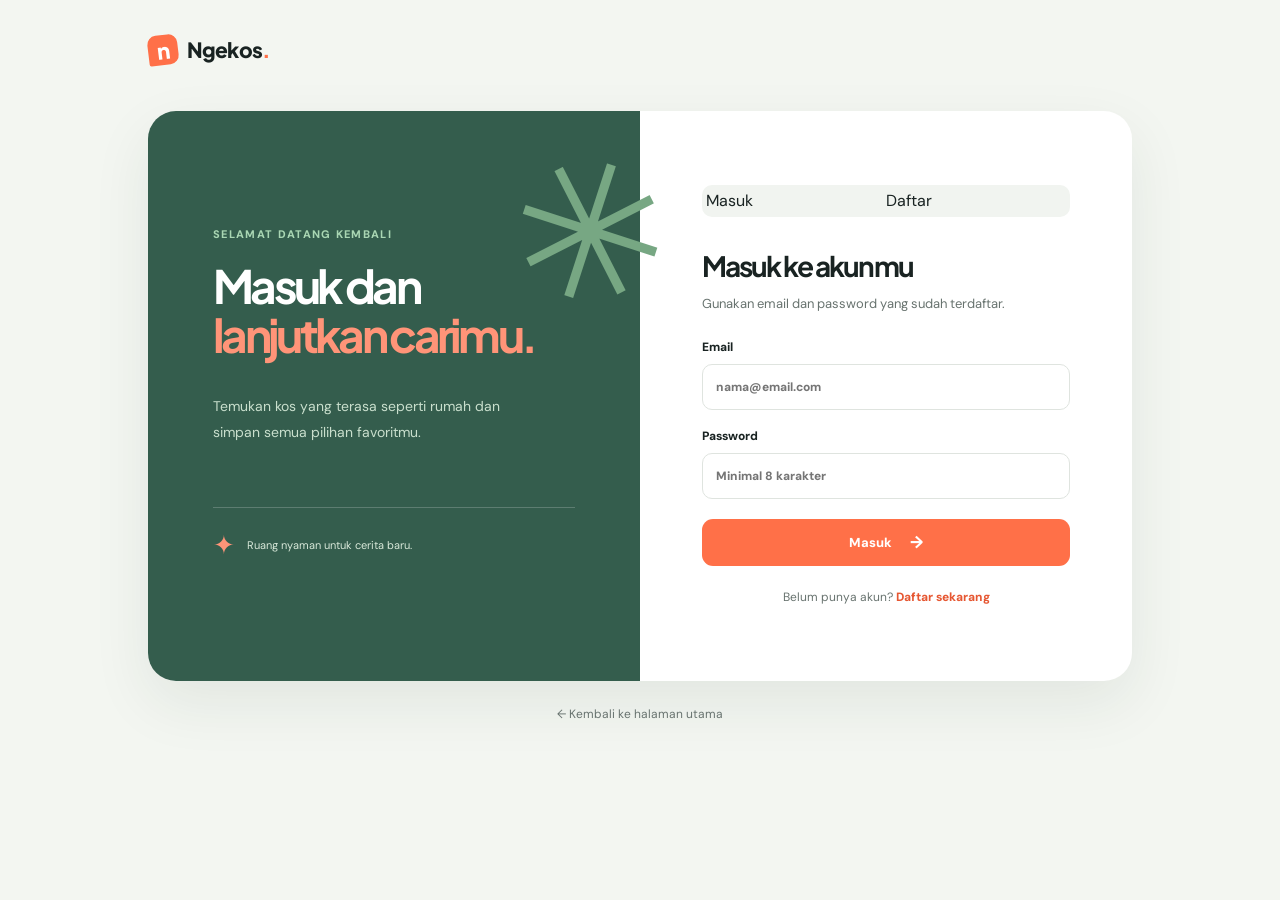
<file: auth.html>
<!doctype html>
<html lang="id"><head><meta charset="UTF-8"><meta name="viewport" content="width=device-width, initial-scale=1.0"><title>Ngekos — Autentikasi</title><link rel="preconnect" href="https://fonts.googleapis.com"><link rel="preconnect" href="https://fonts.gstatic.com" crossorigin><link href="https://fonts.googleapis.com/css2?family=DM+Sans:wght@400;500;600;700&family=Plus+Jakarta+Sans:wght@600;700;800&display=swap" rel="stylesheet"><link rel="stylesheet" href="assets/styles.css"></head><body class="auth-page"><main class="auth-page-shell"><a class="brand auth-brand" href="/" aria-label="Kembali ke Ngekos"><span class="brand-mark">n</span><span>Ngekos<span class="brand-dot">.</span></span></a><section class="auth-card"><div class="auth-card-copy"><span class="section-kicker" id="authKicker"></span><h1 id="authHero"></h1><p id="authDescription"></p><div class="auth-card-note"><span id="authNoteIcon">✦</span><small id="authNote"></small></div></div><div class="auth-form-panel"><div class="auth-switcher"><a id="loginTab" href="/login">Masuk</a><a id="registerTab" href="/register">Daftar</a></div><h2 id="authTitle"></h2><p class="form-intro" id="authIntro"></p><p class="form-error auth-feedback" id="authError" hidden></p><form class="inquiry-form" id="authForm"></form><p class="auth-bottom-link" id="authBottom"></p></div></section><a class="back-home" href="/">← Kembali ke halaman utama</a></main><script src="assets/auth.js" defer></script></body></html>
</file>
<file: assets/styles.css>
:root {
    --ink: #192322;
    --muted: #68736f;
    --line: #e7e9e6;
    --paper: #fbfcf9;
    --sage: #dce9dd;
    --sage-deep: #345d4d;
    --orange: #ff7048;
    --orange-dark: #e65732;
    --lilac: #e6e0f3;
    --cream: #f6ecda;
    --radius-lg: 28px;
    --shadow: 0 22px 60px rgba(30, 47, 40, .08);
}

* { box-sizing: border-box; }
html { scroll-behavior: smooth; }
body { margin: 0; color: var(--ink); background: var(--paper); font-family: 'DM Sans', sans-serif; line-height: 1.5; }
body.modal-open { overflow: hidden; }
button, input, select { font: inherit; }
button, a { -webkit-tap-highlight-color: transparent; }
button { border: 0; cursor: pointer; }
a { color: inherit; text-decoration: none; }
img { display: block; max-width: 100%; }

.page-shell { overflow: hidden; }
.site-header { align-items: center; display: flex; gap: 36px; justify-content: space-between; margin: 0 auto; max-width: 1240px; padding: 24px 28px; }
.brand { align-items: center; display: inline-flex; font-family: 'Plus Jakarta Sans', sans-serif; font-size: 21px; font-weight: 800; gap: 9px; letter-spacing: -.04em; }
.brand-mark { align-items: center; background: var(--orange); border-radius: 9px 9px 9px 2px; color: white; display: inline-flex; font-size: 22px; height: 30px; justify-content: center; line-height: 1; transform: rotate(-7deg); width: 30px; }
.brand-mark::first-letter { transform: rotate(7deg); }
.brand-dot { color: var(--orange); }
.desktop-nav { display: flex; gap: 32px; margin-left: auto; }
.desktop-nav a { color: #737c78; font-size: 14px; font-weight: 600; transition: color .2s ease; }
.desktop-nav a:hover, .desktop-nav a.active { color: var(--ink); }
.header-actions { align-items: center; display: flex; gap: 16px; }
.user-greeting { color: var(--muted); font-size: 12px; font-weight: 700; max-width: 135px; overflow: hidden; text-overflow: ellipsis; white-space: nowrap; }
.text-button { background: transparent; color: var(--ink); font-size: 14px; font-weight: 700; padding: 10px 2px; }
.outline-button { background: transparent; border: 1px solid #ccd4ce; border-radius: 999px; color: var(--ink); font-size: 13px; font-weight: 700; padding: 11px 17px; transition: .2s ease; }
.outline-button:hover { background: var(--ink); border-color: var(--ink); color: white; }
.menu-toggle { background: transparent; display: none; padding: 8px; }
.menu-toggle span { background: var(--ink); display: block; height: 2px; margin: 5px 0; width: 23px; }

main { margin: 0 auto; max-width: 1240px; padding: 0 28px; }
.database-alert { background: #fff2d9; border: 1px solid #f3d39c; border-radius: 12px; color: #77531e; font-size: 12px; line-height: 1.55; margin-top: 18px; padding: 12px 16px; }
.database-alert code { background: rgba(119,83,30,.09); border-radius: 4px; padding: 2px 4px; }
.hero-section { align-items: center; display: grid; gap: 50px; grid-template-columns: .88fr 1.12fr; min-height: 590px; padding: 55px 0 75px; }
.eyebrow, .section-kicker { align-items: center; color: var(--orange-dark); display: inline-flex; font-size: 11px; font-weight: 800; letter-spacing: .12em; text-transform: uppercase; }
.eyebrow-dot { background: var(--orange); border-radius: 50%; height: 7px; margin-right: 9px; width: 7px; }
.hero-copy h1 { font-family: 'Plus Jakarta Sans', sans-serif; font-size: clamp(50px, 6vw, 78px); letter-spacing: -.075em; line-height: .99; margin: 22px 0 26px; }
h1 em, h2 em { color: var(--orange); font-style: normal; }
.hero-copy > p { color: var(--muted); font-size: 16px; line-height: 1.75; margin: 0; max-width: 420px; }
.hero-stats { display: flex; gap: 36px; margin-top: 42px; }
.hero-stats div { display: grid; gap: 3px; }
.hero-stats strong { font-family: 'Plus Jakarta Sans', sans-serif; font-size: 20px; letter-spacing: -.05em; }
.hero-stats span { color: var(--muted); font-size: 11px; }
.hero-visual { min-height: 430px; position: relative; }
.hero-photo { overflow: hidden; position: absolute; }
.hero-photo img { height: 100%; object-fit: cover; width: 100%; }
.photo-main { border-radius: 150px 26px 26px 26px; height: 405px; right: 0; top: 0; transform: rotate(2.4deg); width: 72%; }
.photo-small { border: 8px solid var(--paper); border-radius: 28px 110px 28px 28px; bottom: 0; box-shadow: var(--shadow); height: 190px; left: 7%; transform: rotate(-5deg); width: 42%; }
.floating-card { align-items: center; background: rgba(255,255,255,.94); border-radius: 14px; box-shadow: 0 18px 40px rgba(29, 47, 39, .14); display: flex; gap: 10px; padding: 12px 14px; position: absolute; z-index: 2; }
.floating-card strong, .floating-card small { display: block; }
.floating-card strong { font-size: 12px; }
.floating-card small { color: var(--muted); font-size: 10px; margin-top: 1px; }
.rating-card { left: 4%; top: 18%; }
.verified-card { bottom: 8%; right: 3%; }
.star { color: #f1ad43; font-size: 24px; }
.verified-icon { align-items: center; background: #cfe7d4; border-radius: 50%; color: #28734d; display: flex; font-weight: 800; height: 26px; justify-content: center; width: 26px; }
.scribble { color: var(--orange); font-size: 32px; position: absolute; }
.scribble-one { right: 1%; top: -25px; transform: rotate(14deg); }
.scribble-two { bottom: 15%; left: -3%; transform: rotate(-15deg); }

.search-panel { align-items: center; background: white; border: 1px solid var(--line); border-radius: 22px; box-shadow: 0 18px 40px rgba(27, 44, 35, .05); display: grid; gap: 30px; grid-template-columns: 220px 1fr; padding: 25px 28px; }
.search-heading h2, .section-topline h2 { font-family: 'Plus Jakarta Sans', sans-serif; font-size: 25px; letter-spacing: -.06em; line-height: 1.2; margin: 5px 0 0; }
.search-fields { display: grid; gap: 8px; grid-template-columns: 1.15fr .88fr .98fr auto; }
.search-field { align-items: center; border-right: 1px solid var(--line); display: flex; gap: 12px; min-width: 0; padding: 2px 17px; }
.search-field:first-child { padding-left: 0; }
.field-icon { color: var(--orange); font-size: 22px; }
.search-field small { color: #8a918e; display: block; font-size: 10px; font-weight: 700; letter-spacing: .04em; margin-bottom: 3px; text-transform: uppercase; }
.search-field input, .search-field select { background: transparent; border: 0; color: var(--ink); font-size: 13px; font-weight: 600; outline: none; width: 100%; }
.search-field input::placeholder { color: var(--ink); opacity: 1; }
.search-field select { cursor: pointer; appearance: none; }
.primary-button { align-items: center; background: var(--orange); border-radius: 11px; color: white; display: inline-flex; font-size: 13px; font-weight: 800; gap: 18px; justify-content: center; padding: 14px 18px; transition: background .2s ease, transform .2s ease; }
.primary-button:hover { background: var(--orange-dark); transform: translateY(-2px); }
.primary-button span, .detail-button span, .arrow-link span, .light-button span { font-size: 17px; line-height: 1; }
.search-button { min-width: 135px; }

.listing-section { padding: 105px 0 120px; }
.section-topline { align-items: end; display: flex; justify-content: space-between; margin-bottom: 32px; }
.section-topline h2 { font-size: 34px; margin-top: 8px; }
.hand-underline { border-bottom: 3px solid var(--orange); display: inline-block; height: 8px; transform: rotate(-2deg); width: 72px; }
.results-meta { align-items: center; display: flex; gap: 25px; }
.results-meta > span { color: var(--muted); font-size: 12px; }
.sort-button { background: transparent; color: var(--ink); font-size: 12px; font-weight: 700; }
.sort-button span { color: var(--orange); font-size: 18px; margin-left: 6px; }
.listing-grid { display: grid; gap: 22px; grid-template-columns: repeat(3, 1fr); }
.listing-card { background: #fff; border: 1px solid #e9ece9; border-radius: 20px; overflow: hidden; transition: box-shadow .25s ease, transform .25s ease; }
.listing-card:hover { box-shadow: var(--shadow); transform: translateY(-5px); }
.listing-image-wrap { height: 220px; overflow: hidden; position: relative; }
.listing-image-wrap img { height: 100%; object-fit: cover; transition: transform .5s ease; width: 100%; }
.listing-card:hover .listing-image-wrap img { transform: scale(1.04); }
.listing-tag { background: rgba(255,255,255,.92); border-radius: 99px; color: var(--sage-deep); font-size: 10px; font-weight: 800; left: 14px; letter-spacing: .02em; padding: 7px 10px; position: absolute; top: 14px; }
.favorite-button { align-items: center; background: rgba(255,255,255,.92); border-radius: 50%; color: var(--ink); display: flex; font-size: 21px; height: 36px; justify-content: center; position: absolute; right: 13px; top: 13px; transition: .2s ease; width: 36px; }
.favorite-button:hover, .favorite-button[aria-pressed='true'] { background: var(--orange); color: white; }
.favorite-button[aria-pressed='true'] { font-size: 18px; }
.listing-content { padding: 18px 17px 17px; }
.listing-title-row { align-items: start; display: flex; gap: 10px; justify-content: space-between; }
.listing-title-row h3 { font-family: 'Plus Jakarta Sans', sans-serif; font-size: 16px; letter-spacing: -.04em; line-height: 1.25; margin: 0; }
.rating { color: #5c6560; font-size: 11px; white-space: nowrap; }
.rating span { color: #f0ad42; }
.listing-location { color: var(--muted); font-size: 11px; margin: 7px 0 15px; }
.listing-location span { color: var(--orange); font-size: 15px; margin-right: 4px; }
.feature-list { display: flex; flex-wrap: wrap; gap: 6px; }
.feature-list span { background: #f3f6f2; border-radius: 5px; color: #63706a; font-size: 10px; padding: 5px 7px; }
.listing-footer { align-items: center; border-top: 1px solid var(--line); display: flex; justify-content: space-between; margin-top: 18px; padding-top: 15px; }
.listing-footer strong, .modal-bottom strong { font-family: 'Plus Jakarta Sans', sans-serif; font-size: 15px; letter-spacing: -.04em; }
.listing-footer small, .modal-bottom small { color: var(--muted); font-size: 10px; margin-left: 3px; }
.detail-button { background: transparent; color: var(--orange-dark); font-size: 11px; font-weight: 800; }
.detail-button span { display: inline-block; margin-left: 5px; transition: transform .2s ease; }
.detail-button:hover span { transform: translateX(3px); }
.empty-state { padding: 70px 20px; text-align: center; }
.empty-state > span { color: var(--orange); font-size: 38px; }
.empty-state h3 { font-family: 'Plus Jakarta Sans', sans-serif; margin: 8px 0; }
.empty-state p { color: var(--muted); font-size: 14px; }

.why-section { align-items: center; border-top: 1px solid var(--line); display: grid; gap: 70px; grid-template-columns: .8fr 1.2fr; padding: 100px 0 115px; }
.why-intro h2 { font-family: 'Plus Jakarta Sans', sans-serif; font-size: 39px; letter-spacing: -.07em; line-height: 1.12; margin: 13px 0 22px; }
.why-intro > p { color: var(--muted); font-size: 14px; line-height: 1.8; max-width: 375px; }
.arrow-link { align-items: center; color: var(--orange-dark); display: inline-flex; font-size: 13px; font-weight: 800; gap: 12px; margin-top: 20px; }
.why-cards { display: grid; gap: 13px; grid-template-columns: repeat(3, 1fr); }
.why-card { background: #e4f0e5; border-radius: 20px; min-height: 278px; padding: 22px 20px; position: relative; }
.why-card.accent-card { background: var(--cream); transform: translateY(25px); }
.why-card:last-child { background: var(--lilac); }
.why-number { color: rgba(25, 35, 34, .45); font-size: 11px; font-weight: 800; }
.why-icon { align-items: center; border-radius: 50%; display: flex; font-size: 23px; height: 50px; justify-content: center; margin: 39px 0 19px; width: 50px; }
.why-icon.mint { background: #c8dfcc; color: #487557; }.why-icon.cream { background: #f3d8b2; color: #a46a25; }.why-icon.lilac { background: #d1c6e9; color: #71609a; }
.why-card h3 { font-family: 'Plus Jakarta Sans', sans-serif; font-size: 15px; letter-spacing: -.04em; margin: 0 0 8px; }
.why-card p { color: #68736d; font-size: 11px; line-height: 1.65; margin: 0; }

.partner-banner { align-items: center; background: var(--sage-deep); border-radius: 26px; color: white; display: flex; justify-content: space-between; overflow: hidden; padding: 58px 62px; position: relative; }
.light-kicker { color: #a9d6b3; }.partner-banner h2 { font-family: 'Plus Jakarta Sans', sans-serif; font-size: 36px; letter-spacing: -.07em; line-height: 1.12; margin: 12px 0 15px; }.partner-banner p { color: #c9dfcd; font-size: 13px; margin: 0; max-width: 385px; }
.light-button { background: white; border-radius: 10px; color: var(--sage-deep); font-size: 13px; font-weight: 800; padding: 15px 18px; position: relative; z-index: 1; }.light-button span { margin-left: 12px; }
.banner-sparkle { bottom: -24px; color: #78aa84; font-size: 150px; line-height: 1; position: absolute; right: 31%; transform: rotate(18deg); }
.site-footer { align-items: center; display: flex; gap: 30px; justify-content: space-between; margin: 0 auto; max-width: 1240px; padding: 60px 28px 35px; }.footer-brand { font-size: 17px; }.footer-brand .brand-mark { height: 25px; width: 25px; }.site-footer p, .copyright, .footer-links a { color: var(--muted); font-size: 11px; }.footer-links { display: flex; gap: 22px; }.footer-links a:hover { color: var(--orange-dark); }

.modal-backdrop { align-items: center; background: rgba(20, 31, 27, .62); display: flex; inset: 0; justify-content: center; padding: 20px; position: fixed; z-index: 20; }.modal-backdrop[hidden] { display: none; }
.detail-modal, .inquiry-modal { background: white; border-radius: 25px; box-shadow: 0 30px 80px rgba(0,0,0,.24); max-height: 90vh; max-width: 760px; overflow: auto; position: relative; width: 100%; }.detail-modal { display: grid; grid-template-columns: 42% 58%; }.detail-modal > img { height: 100%; min-height: 430px; object-fit: cover; width: 100%; }.modal-body { padding: 40px 35px; }.modal-body .listing-tag { background: #e5f0e6; color: var(--sage-deep); display: inline-block; position: static; }.modal-body h2, .inquiry-copy h2 { font-family: 'Plus Jakarta Sans', sans-serif; font-size: 30px; letter-spacing: -.07em; line-height: 1.1; margin: 17px 0 5px; }.modal-body > p:not(.listing-location) { color: var(--muted); font-size: 13px; line-height: 1.7; margin: 25px 0; }.modal-bottom { align-items: center; border-top: 1px solid var(--line); display: flex; justify-content: space-between; margin-top: 30px; padding-top: 20px; }.modal-close { align-items: center; background: white; border-radius: 50%; color: var(--ink); display: flex; font-size: 25px; height: 34px; justify-content: center; line-height: 1; position: absolute; right: 15px; top: 15px; width: 34px; z-index: 2; }.inquiry-modal { max-width: 520px; padding: 42px; }.inquiry-copy p { color: var(--muted); font-size: 13px; line-height: 1.7; max-width: 390px; }.inquiry-form { display: grid; gap: 17px; margin-top: 26px; }.inquiry-form label { color: var(--ink); display: grid; font-size: 12px; font-weight: 800; gap: 8px; }.inquiry-form input { border: 1px solid #dfe4df; border-radius: 10px; outline: none; padding: 13px; }.inquiry-form input:focus { border-color: var(--orange); box-shadow: 0 0 0 3px rgba(255,112,72,.12); }.form-error { color: #bd4f3c; font-size: 12px; margin: 0; }.success-message { align-items: flex-start; background: #e5f1e7; border-radius: 14px; color: var(--sage-deep); display: flex; gap: 12px; margin-top: 25px; padding: 15px; }.success-message > span { align-items: center; background: #b9d9be; border-radius: 50%; display: flex; height: 24px; justify-content: center; width: 24px; }.success-message strong { font-size: 13px; }.success-message p { font-size: 12px; line-height: 1.5; margin: 3px 0 0; }
.toast { background: var(--ink); border-radius: 9px; bottom: 22px; color: white; font-size: 12px; left: 50%; opacity: 0; padding: 12px 17px; pointer-events: none; position: fixed; transform: translate(-50%, 20px); transition: .3s ease; z-index: 30; }.toast.visible { opacity: 1; transform: translate(-50%, 0); }
.auth-modal { background: white; border-radius: 25px; box-shadow: 0 30px 80px rgba(0,0,0,.24); max-width: 470px; padding: 32px 38px 36px; position: relative; width: 100%; }
.auth-switcher { background: #f1f4f0; border-radius: 10px; display: grid; grid-template-columns: 1fr 1fr; margin-bottom: 28px; padding: 4px; }
.auth-switcher button { background: transparent; border-radius: 8px; color: var(--muted); font-size: 12px; font-weight: 800; padding: 10px; }
.auth-switcher button.active { background: white; box-shadow: 0 3px 10px rgba(29,47,39,.08); color: var(--ink); }
.auth-panel > p { color: var(--muted); font-size: 13px; line-height: 1.7; margin: 8px 0 0; }
.auth-feedback { margin-top: 20px; }
.success-text { color: var(--sage-deep); font-size: 12px; font-weight: 700; }
.auth-page { background: #f3f6f1; min-height: 100vh; }
.auth-page-shell { margin: 0 auto; max-width: 1040px; padding: 34px 28px 40px; }
.auth-brand { margin-bottom: 45px; }
.auth-card { background: white; border-radius: 28px; box-shadow: var(--shadow); display: grid; grid-template-columns: 1fr 1fr; min-height: 570px; overflow: hidden; }
.auth-card-copy { background: var(--sage-deep); color: white; display: flex; flex-direction: column; justify-content: center; padding: 65px; position: relative; }
.auth-card-copy::after { color: #77a783; content: '✳'; font-size: 190px; line-height: 1; position: absolute; right: -28px; top: 30px; transform: rotate(18deg); }
.auth-card-copy .section-kicker { color: #a9d6b3; position: relative; z-index: 1; }
.auth-card-copy h1 { font-family: 'Plus Jakarta Sans', sans-serif; font-size: 46px; letter-spacing: -.08em; line-height: 1.06; margin: 18px 0 22px; position: relative; z-index: 1; }
.auth-card-copy h1 em { color: #ff9478; }
.auth-card-copy > p { color: #c9dfcd; font-size: 14px; line-height: 1.8; max-width: 330px; position: relative; z-index: 1; }
.auth-card-note { align-items: center; border-top: 1px solid rgba(255,255,255,.2); display: flex; gap: 12px; margin-top: 48px; padding-top: 18px; position: relative; z-index: 1; }.auth-card-note span { color: #ff9478; font-size: 26px; }.auth-card-note small { color: #d9e9da; font-size: 11px; }
.auth-form-panel { align-self: center; padding: 45px 62px; }.auth-form-panel h2 { font-family: 'Plus Jakarta Sans', sans-serif; font-size: 28px; letter-spacing: -.07em; margin: 28px 0 7px; }.form-intro { color: var(--muted); font-size: 13px; margin: 0; }.auth-form-panel .inquiry-form { margin-top: 24px; }.auth-form-panel .primary-button { margin-top: 3px; width: 100%; }.auth-bottom-link { color: var(--muted); font-size: 12px; margin: 22px 0 0; text-align: center; }.auth-bottom-link a { color: var(--orange-dark); font-weight: 800; }.back-home { color: var(--muted); display: block; font-size: 12px; margin-top: 24px; text-align: center; }.back-home:hover { color: var(--orange-dark); }

@media (max-width: 960px) { .desktop-nav { gap: 17px; }.hero-section { gap: 25px; grid-template-columns: 1fr 1fr; }.hero-stats { gap: 18px; }.search-panel { grid-template-columns: 1fr; }.search-fields { grid-template-columns: repeat(3, 1fr); }.search-button { grid-column: 1 / -1; }.why-section { gap: 35px; grid-template-columns: 1fr; }.why-intro > p { max-width: 600px; }.why-cards { max-width: 720px; }.site-footer { flex-wrap: wrap; } }
@media (max-width: 700px) { .site-header { padding: 18px 20px; }.desktop-nav, .header-actions > .text-button, .header-actions > .outline-button { display: none; }.menu-toggle { display: block; }.site-header.menu-open .desktop-nav { background: white; border: 1px solid var(--line); border-radius: 13px; display: grid; gap: 15px; left: 20px; padding: 16px; position: absolute; right: 20px; top: 64px; z-index: 5; }.hero-section { display: flex; flex-direction: column; padding: 40px 0 70px; }.hero-copy { width: 100%; }.hero-copy h1 { font-size: 53px; }.hero-visual { min-height: 350px; width: 100%; }.photo-main { height: 325px; width: 75%; }.photo-small { height: 145px; }.floating-card { padding: 9px 10px; }.rating-card { left: 0; }.verified-card { bottom: 4%; right: 0; }.hero-stats { justify-content: space-between; margin-top: 30px; }.hero-stats strong { font-size: 17px; }.search-panel { padding: 20px; }.search-fields { display: block; }.search-field, .search-field:first-child { border-bottom: 1px solid var(--line); border-right: 0; padding: 13px 0; }.search-button { margin-top: 14px; width: 100%; }.listing-section { padding: 75px 0 80px; }.section-topline { align-items: start; display: block; }.section-topline h2 { font-size: 27px; max-width: 360px; }.results-meta { justify-content: space-between; margin-top: 22px; }.listing-grid { grid-template-columns: 1fr; }.listing-image-wrap { height: 235px; }.why-section { padding: 75px 0 90px; }.why-intro h2 { font-size: 32px; }.why-cards { grid-template-columns: 1fr; }.why-card.accent-card { transform: none; }.why-card { min-height: auto; }.why-icon { margin-top: 27px; }.partner-banner { align-items: start; display: block; padding: 38px 28px; }.partner-banner h2 { font-size: 30px; }.light-button { margin-top: 28px; }.banner-sparkle { right: -12%; }.site-footer { align-items: start; display: grid; gap: 18px; padding: 45px 20px 28px; }.footer-links { flex-wrap: wrap; gap: 12px 20px; }.detail-modal { display: block; }.detail-modal > img { height: 220px; min-height: 0; }.modal-body { padding: 27px 23px 25px; }.modal-body h2, .inquiry-copy h2 { font-size: 25px; }.inquiry-modal { padding: 35px 23px 25px; } }

/* ===== Kontak, ulasan, dan dashboard pemilik ===== */
a.outline-button, a.light-button, a.primary-button { text-decoration: none; }
.modal-actions { align-items: center; display: flex; flex-wrap: wrap; gap: 10px; justify-content: flex-end; }
.modal-actions .primary-button[aria-disabled="true"] { opacity: .6; pointer-events: none; }
.modal-actions .primary-button { gap: 10px; padding: 12px 16px; }
.rating small { color: var(--muted); font-weight: 500; }
.rating-new { background: var(--sage); border-radius: 999px; color: var(--sage-deep); font-size: 11px; font-weight: 800; padding: 3px 9px; }
.detail-modal { grid-template-columns: 42% 58%; }
.modal-body { min-width: 0; }
.reviews-section { border-top: 1px solid var(--line); margin-top: 26px; padding-top: 22px; }
.reviews-head { align-items: baseline; display: flex; justify-content: space-between; }
.reviews-head h3 { font-family: 'Plus Jakarta Sans', sans-serif; font-size: 17px; margin: 0; }
.reviews-head span { color: var(--muted); font-size: 12px; font-weight: 700; }
.reviews-login, .reviews-empty { color: var(--muted); font-size: 12px; margin: 14px 0; }
.reviews-login a { color: var(--orange-dark); font-weight: 800; }
.review-form { display: grid; gap: 10px; margin: 14px 0; }
.review-form textarea, .inquiry-form textarea, .inquiry-form select { border: 1px solid #dfe4df; border-radius: 10px; font: inherit; outline: none; padding: 12px; resize: vertical; }
.review-form textarea:focus, .inquiry-form textarea:focus, .inquiry-form select:focus { border-color: var(--orange); box-shadow: 0 0 0 3px rgba(255,112,72,.12); }
.review-actions { align-items: center; display: flex; gap: 12px; }
.review-actions .primary-button { padding: 11px 16px; }
.star-input { display: flex; gap: 2px; }
.star-button { background: none; color: #d4d9d4; font-size: 28px; line-height: 1; padding: 0 2px; transition: transform .15s ease; }
.star-button.on { color: #f5a524; }
.star-button:hover { transform: scale(1.15); }
.review-list { display: grid; gap: 14px; margin-top: 8px; }
.review-item { background: #f6f8f4; border-radius: 12px; padding: 13px 15px; }
.review-item p { font-size: 13px; line-height: 1.6; margin: 7px 0; overflow-wrap: anywhere; }
.review-item small { color: var(--muted); font-size: 11px; }
.review-item em { color: var(--muted); font-style: normal; font-weight: 500; }
.review-top { align-items: center; display: flex; font-size: 13px; justify-content: space-between; }
.review-stars { color: #f5a524; font-size: 13px; letter-spacing: 1px; }
.review-stars i { color: #d4d9d4; font-style: normal; }

.owner-modal { max-width: 560px; }
.owner-modal h2 { font-family: 'Plus Jakarta Sans', sans-serif; font-size: 26px; letter-spacing: -.06em; margin: 0; }
.form-row { display: grid; gap: 14px; grid-template-columns: 1fr 1fr; }
.check-row { align-items: center; display: flex !important; font-weight: 600 !important; gap: 9px !important; grid-auto-flow: column; justify-content: start; }
.check-row input { width: auto; }
.image-preview { align-items: center; display: flex; gap: 12px; }
.image-preview[hidden] { display: none; }
.image-preview img { border-radius: 10px; height: 64px; object-fit: cover; width: 96px; }
.image-preview span { color: var(--muted); font-size: 12px; }

.dash-main { margin: 0 auto; max-width: 1240px; padding: 20px 28px 80px; }
.dash-top { align-items: end; display: flex; flex-wrap: wrap; gap: 16px; justify-content: space-between; margin-bottom: 24px; }
.dash-top h1 { font-family: 'Plus Jakarta Sans', sans-serif; font-size: 36px; letter-spacing: -.07em; margin: 8px 0 0; }
.dash-stats { display: grid; gap: 14px; grid-template-columns: repeat(3, 1fr); margin-bottom: 26px; }
.dash-stats div { background: white; border: 1px solid var(--line); border-radius: 16px; padding: 18px 20px; }
.dash-stats strong { display: block; font-family: 'Plus Jakarta Sans', sans-serif; font-size: 28px; letter-spacing: -.05em; }
.dash-stats span { color: var(--muted); font-size: 12px; }
.dash-tabs { border-bottom: 1px solid var(--line); display: flex; gap: 6px; margin-bottom: 20px; }
.dash-tabs button { background: none; border-bottom: 2px solid transparent; color: var(--muted); font-size: 13px; font-weight: 800; padding: 11px 14px; }
.dash-tabs button.active { border-color: var(--orange); color: var(--ink); }
.dash-row { align-items: center; background: white; border: 1px solid var(--line); border-radius: 16px; display: flex; gap: 16px; margin-bottom: 12px; padding: 14px; }
.dash-row > img { border-radius: 11px; flex: none; height: 84px; object-fit: cover; width: 120px; }
.dash-row-info { flex: 1; min-width: 0; }
.dash-row-title { align-items: center; display: flex; gap: 10px; }
.dash-row-title h3 { font-family: 'Plus Jakarta Sans', sans-serif; font-size: 16px; margin: 0; }
.dash-row-info p { color: var(--muted); font-size: 12px; margin: 5px 0 0; overflow-wrap: anywhere; }
.dash-row-info p strong { color: var(--ink); }
.dash-row-actions { display: flex; flex-wrap: wrap; gap: 8px; justify-content: flex-end; }
.dash-row-actions .outline-button { padding: 8px 13px; }
.outline-button.danger { border-color: #e6b8ae; color: #bd4f3c; }
.outline-button.danger:hover { background: #bd4f3c; border-color: #bd4f3c; color: white; }
.badge { border-radius: 999px; font-size: 10px; font-weight: 800; padding: 3px 9px; }
.badge.on { background: #e2f1e5; color: var(--sage-deep); }
.badge.off { background: #eee; color: #777; }
.dash-empty { display: block; margin: 20px 0; }
.dash-group { margin-bottom: 26px; }
.dash-group h3 { font-family: 'Plus Jakarta Sans', sans-serif; font-size: 17px; }
.dash-group h3 small { color: var(--muted); font-size: 12px; font-weight: 600; margin-left: 6px; }
.dash-group .review-item { margin-bottom: 10px; }
@media (max-width: 700px) {
  .detail-modal .modal-bottom { align-items: stretch; flex-direction: column; gap: 14px; }
  .modal-actions { justify-content: stretch; }
  .modal-actions > * { flex: 1; }
  .form-row { grid-template-columns: 1fr; }
  .dash-stats { grid-template-columns: 1fr; }
  .dash-row { align-items: stretch; flex-direction: column; }
  .dash-row > img { height: 150px; width: 100%; }
  .dash-row-actions { justify-content: flex-start; }
  .dash-main { padding: 12px 20px 60px; }
  .dash-top h1 { font-size: 28px; }
  .header-actions .user-greeting { display: none; }
  .dashboard-page .site-header .outline-button { display: inline-flex; }
}

/* ---------- filter harga (input angka) ---------- */
.search-field input[type='number'] { -moz-appearance: textfield; appearance: textfield; }
.search-field input[type='number']::-webkit-outer-spin-button, .search-field input[type='number']::-webkit-inner-spin-button { -webkit-appearance: none; margin: 0; }
.search-field input::placeholder { font-weight: 500; opacity: .45; }
.search-field input:focus-visible, .search-field select:focus-visible { outline: 2px solid var(--orange); outline-offset: 4px; border-radius: 4px; }

/* ---------- favorit ---------- */
.fav-toggle { align-items: center; background: transparent; border: 1px solid #ccd4ce; border-radius: 999px; color: var(--ink); display: inline-flex; font-size: 12px; font-weight: 700; gap: 5px; padding: 7px 13px; transition: .2s ease; white-space: nowrap; }
.fav-toggle span { background: var(--sage); border-radius: 999px; color: var(--sage-deep); font-size: 11px; min-width: 20px; padding: 1px 6px; text-align: center; }
.fav-toggle:hover { border-color: var(--orange); }
.fav-toggle[aria-pressed='true'] { background: var(--orange); border-color: var(--orange); color: white; }
.fav-toggle[aria-pressed='true'] span { background: rgba(255,255,255,.25); color: white; }
.favorite-button:focus-visible, .fav-toggle:focus-visible, .rating-link:focus-visible, .chip:focus-visible { outline: 2px solid var(--orange); outline-offset: 2px; }
.detail-modal { position: relative; }
.modal-favorite { left: 16px; right: auto; top: 16px; z-index: 3; }

/* ---------- ulasan publik ---------- */
.rating-link { background: transparent; cursor: pointer; padding: 2px 4px; border-radius: 6px; }
.rating-link:hover { background: var(--cream); }
.review-summary { align-items: center; background: #f6f8f4; border-radius: 14px; display: grid; gap: 24px; grid-template-columns: 130px 1fr; margin: 14px 0; padding: 16px 18px; }
.review-summary[hidden], .review-filters[hidden], .review-more[hidden] { display: none; }
.review-score { display: grid; gap: 2px; justify-items: center; text-align: center; }
.review-score strong { font-family: 'Plus Jakarta Sans', sans-serif; font-size: 38px; line-height: 1; }
.review-score small { color: var(--muted); font-size: 11px; margin-top: 4px; }
.review-bars { display: grid; gap: 5px; }
.review-bar { align-items: center; display: grid; gap: 9px; grid-template-columns: 30px 1fr 24px; font-size: 11px; }
.review-bar span { color: var(--muted); font-weight: 700; }
.review-bar small { color: var(--muted); text-align: right; }
.bar-track { background: #dfe4df; border-radius: 99px; height: 7px; overflow: hidden; }
.bar-fill { background: #f5a524; border-radius: 99px; height: 100%; }
.review-filters { display: flex; flex-wrap: wrap; gap: 7px; margin: 4px 0 12px; }
.chip { background: white; border: 1px solid #dfe4df; border-radius: 99px; color: var(--ink); font-size: 12px; font-weight: 600; padding: 6px 12px; transition: .15s ease; }
.chip:hover:not(:disabled) { border-color: var(--orange); }
.chip.active { background: var(--orange); border-color: var(--orange); color: white; }
.chip:disabled { cursor: not-allowed; opacity: .4; }
.review-list .review-item { display: grid; gap: 12px; grid-template-columns: 36px 1fr; }
.review-avatar { align-items: center; background: var(--sage); border-radius: 50%; color: var(--sage-deep); display: flex; font-size: 14px; font-weight: 800; height: 36px; justify-content: center; width: 36px; }
.review-main { min-width: 0; }
.review-main .review-stars { display: block; margin-top: 2px; }
.review-more { display: block; margin: 14px auto 0; }
.review-write { border-top: 1px dashed var(--line); margin-top: 18px; padding-top: 6px; }
.review-form h4 { font-family: 'Plus Jakarta Sans', sans-serif; font-size: 14px; margin: 0; }
@media (max-width: 700px) {
  .review-summary { grid-template-columns: 1fr; gap: 14px; }
  .results-meta { flex-wrap: wrap; gap: 12px; }
}
</file>
